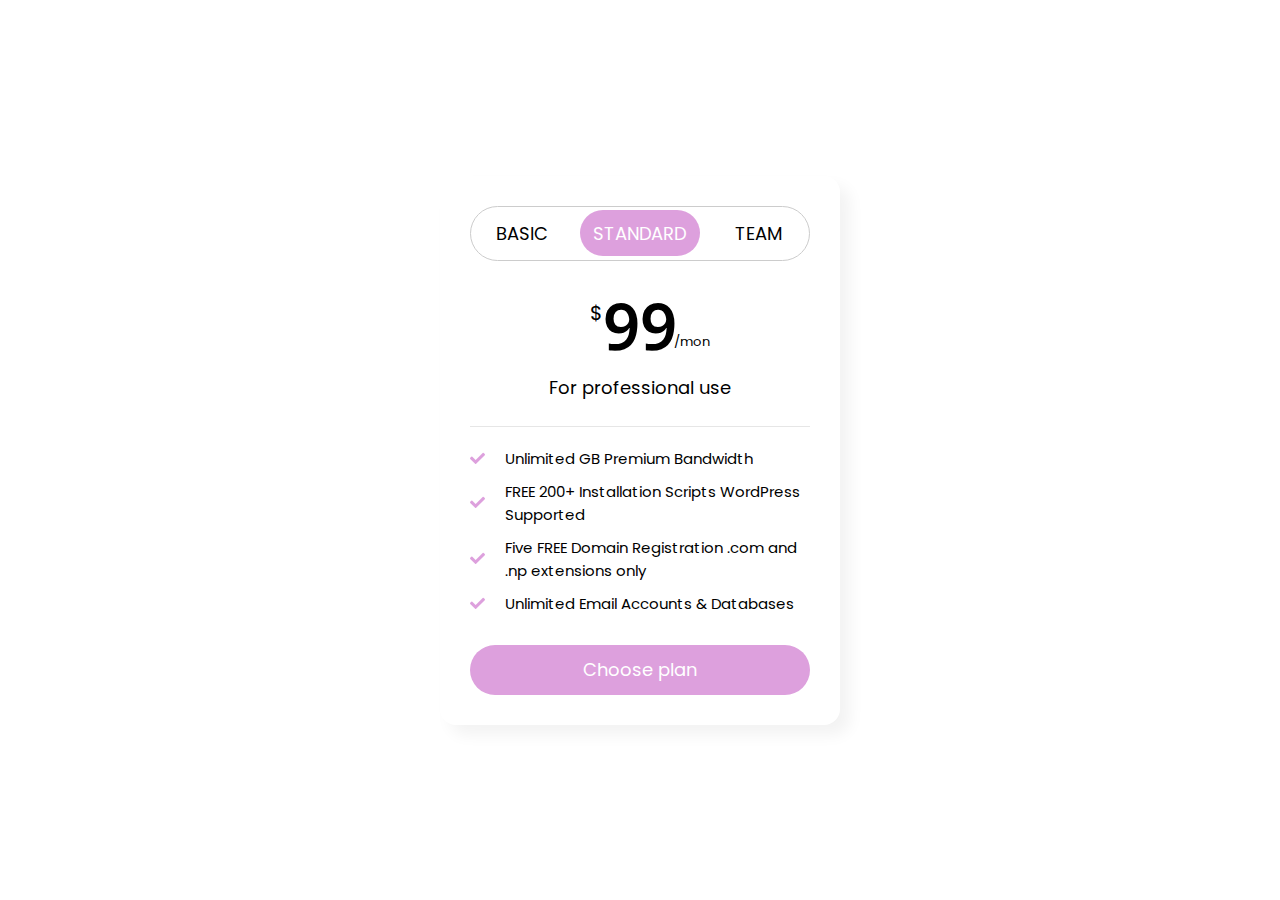
<file: html/card/index.html>
<!DOCTYPE html>

<html lang="en">
  <head>
    <meta charset="UTF-8" />
    <meta name="viewport" content="width=device-width, initial-scale=1.0" />
    <title>card</title>
    <link rel="stylesheet" href="style.css" />
    <link
      rel="stylesheet"
      href="https://cdnjs.cloudflare.com/ajax/libs/font-awesome/5.15.3/css/all.min.css"
    />
  </head>
  <body>   
    
            
    <div class="wrapper">
      <input type="radio" name="slider" id="tab-1" />
      <input type="radio" name="slider" id="tab-2" checked />
      <input type="radio" name="slider" id="tab-3" />
      <header>
        <label for="tab-1" class="tab-1">BASIC</label>
        <label for="tab-2" class="tab-2">STANDARD</label>
        <label for="tab-3" class="tab-3">TEAM</label>
        <div class="slider"></div>
      </header>
      <div class="card-area">
        <div class="cards">
          <div class="row row-1">
            <div class="price-details">
              <span class="price">19</span>
              <p>For beginner use</p>
            </div>
            <ul class="features">
              <li>
                <i class="fas fa-check"></i
                ><span>100 GB Premium Bandwidth</span>
              </li>
              <li>
                <i class="fas fa-check"></i
                ><span>FREE 50+ Installation Scripts WordPress Supported</span>
              </li>
              <li>
                <i class="fas fa-check"></i
                ><span
                  >One FREE Domain Registration .com and .np extensions
                  only</span
                >
              </li>
              <li>
                <i class="fas fa-check"></i
                ><span>Unlimited Email Accounts & Databases</span>
              </li>
            </ul>
          </div>
          <div class="row">
            <div class="price-details">
              <span class="price">99</span>
              <p>For professional use</p>
            </div>
            <ul class="features">
              <li>
                <i class="fas fa-check"></i
                ><span>Unlimited GB Premium Bandwidth</span>
              </li>
              <li>
                <i class="fas fa-check"></i
                ><span>FREE 200+ Installation Scripts WordPress Supported</span>
              </li>
              <li>
                <i class="fas fa-check"></i
                ><span
                  >Five FREE Domain Registration .com and .np extensions
                  only</span
                >
              </li>
              <li>
                <i class="fas fa-check"></i
                ><span>Unlimited Email Accounts & Databases</span>
              </li>
            </ul>
          </div>
          <div class="row">
            <div class="price-details">
              <span class="price">49</span>
              <p>For team collaboration</p>
            </div>
            <ul class="features">
              <li>
                <i class="fas fa-check"></i
                ><span>200 GB Premium Bandwidth</span>
              </li>
              <li>
                <i class="fas fa-check"></i
                ><span>FREE 100+ Installation Scripts WordPress Supported</span>
              </li>
              <li>
                <i class="fas fa-check"></i
                ><span
                  >Two FREE Domain Registration .com and .np extensions
                  only</span
                >
              </li>
              <li>
                <i class="fas fa-check"></i
                ><span>Unlimited Email Accounts & Databases</span>
              </li>
            </ul>
          </div>
        </div>
      </div>
      <button>Choose plan</button>
    </div>
  </body>
</html>
</file>
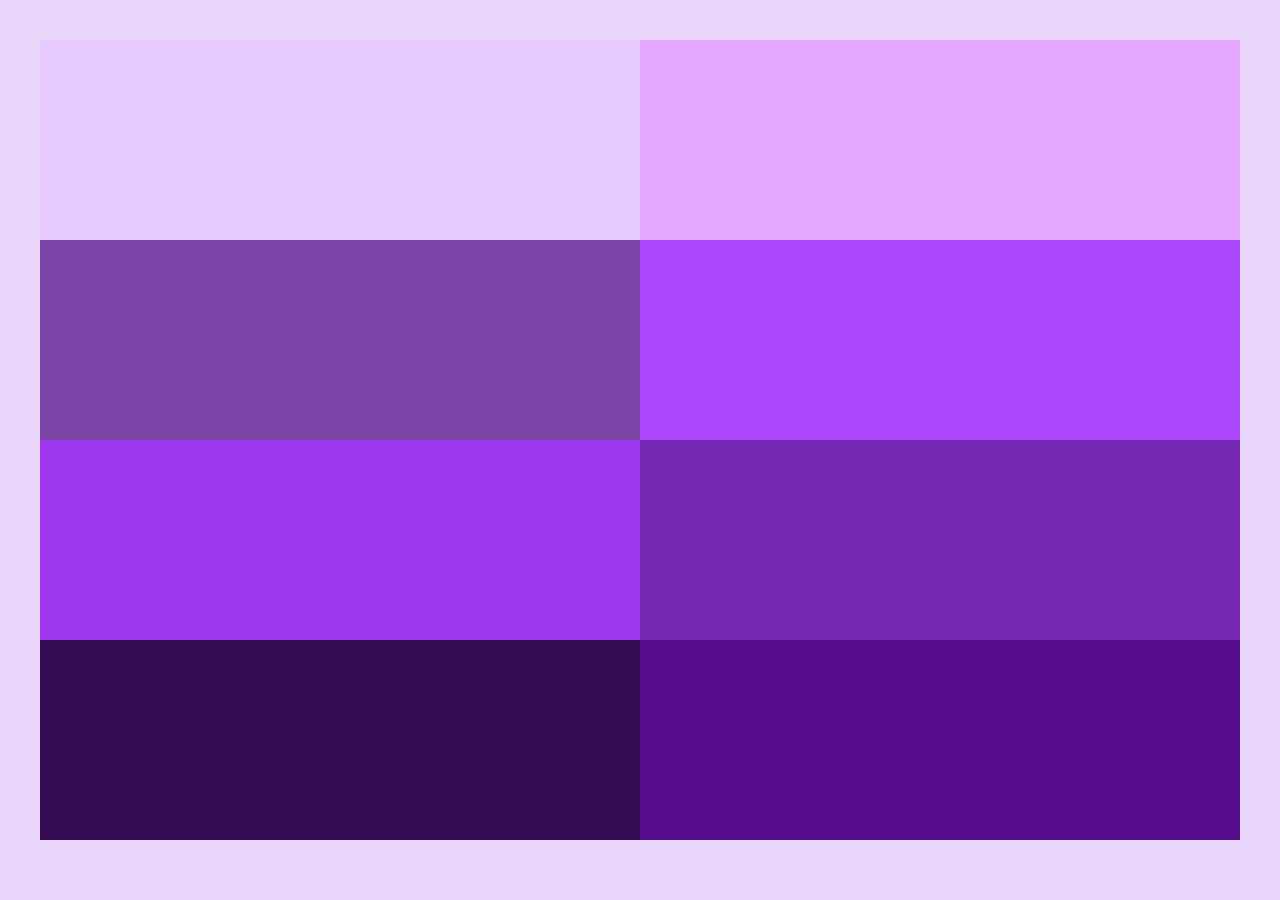
<file: html/project 1/index.html>
<!DOCTYPE html>
<html lang="en">
  <head>
    <meta charset="UTF-8" />
    <meta name="viewport" content="width=device-width, initial-scale=1.0" />
    <title>Project 1</title>
    <link rel="stylesheet" href="style.css" />
  </head>
  <body>
    <center> <section class="container">
      <section class="box_container">
        <div class="box box1"></div>
        <div class="box box2"></div>
      </section>
      <section class="box_container">
        <div class="box box3"></div>
        <div class="box box4"></div>
      </section>
      <section class="box_container">
        <div class="box box5"></div>
        <div class="box box6"></div>
      </section>
      <section class="box_container">
        <div class="box box7"></div>
        <div class="box box8"></div>
      </section>
    </section></center>
  </body>
</html>
</file>
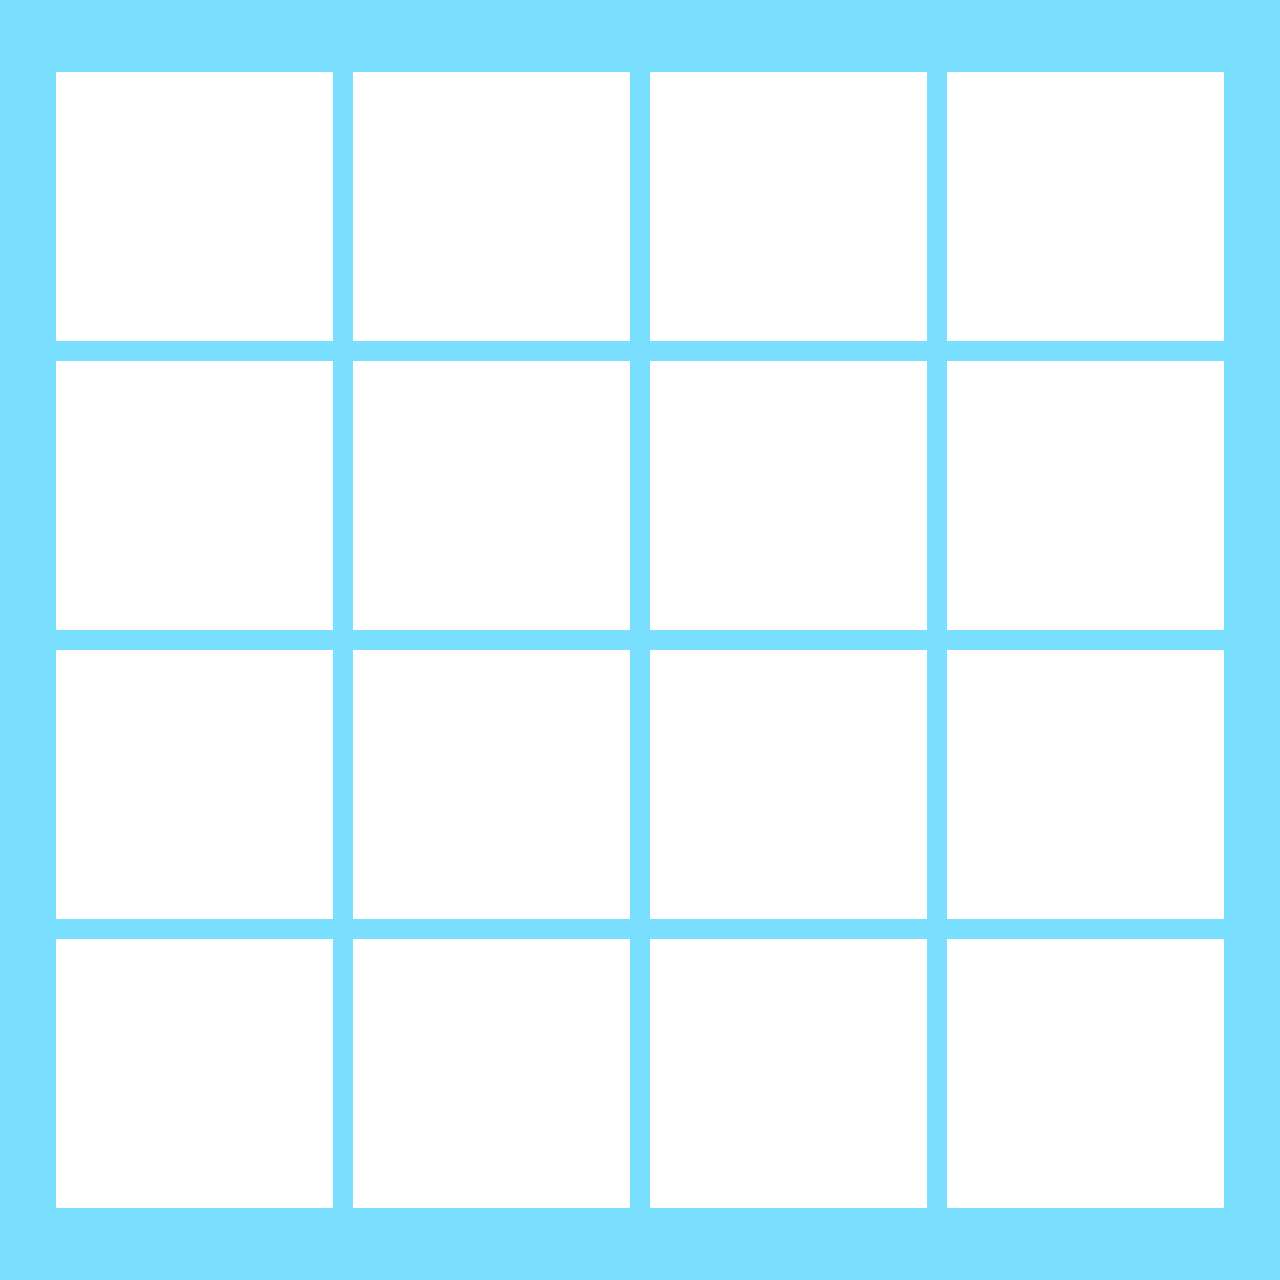
<file: html/project2/index.html>
<!DOCTYPE html>
<html lang="en">
<head>
    <meta charset="UTF-8">
    <meta name="viewport" content="width=device-width, initial-scale=1.0">
    <link rel="stylesheet" href="style.css">
    <title>project 2</title>
</head>
<body>
    <section class=" container grid">
        <div class="box"></div>
        <div class="box"></div>
        <div class="box"></div>
        <div class="box"></div>
        <div class="box"></div>
        <div class="box"></div>
        <div class="box"></div>
        <div class="box"></div>
        <div class="box"></div>
        <div class="box"></div>
        <div class="box"></div>
        <div class="box"></div>
        <div class="box"></div>
        <div class="box"></div>
        <div class="box"></div>
        <div class="box"></div>
    </section>
</body>
</html>
</file>
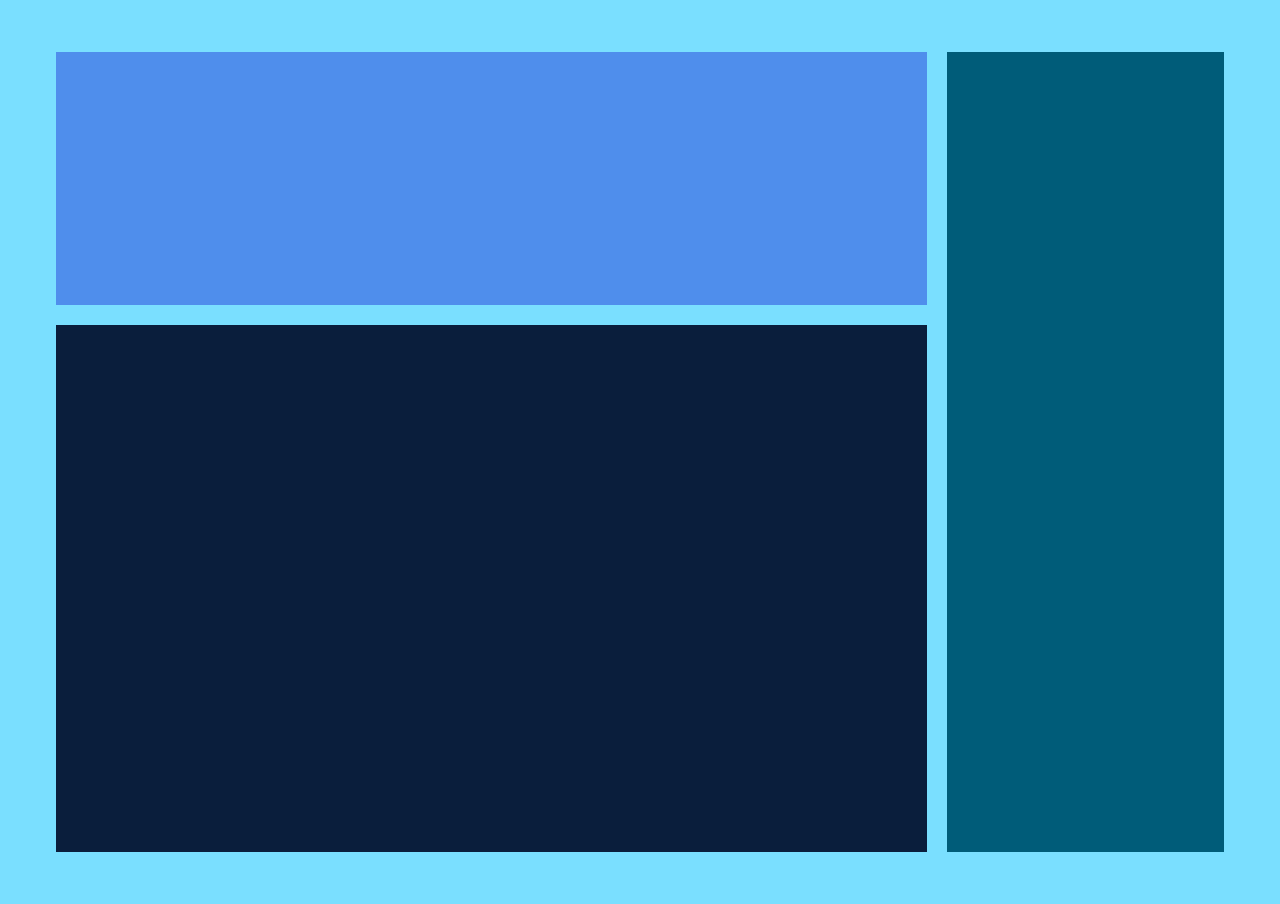
<file: html/project3/index.html>
<!DOCTYPE html>
<html lang="en">
<head>
    <meta charset="UTF-8">
    <meta name="viewport" content="width=device-width, initial-scale=1.0">
    <link rel="stylesheet" href="style.css">
    <title>project3</title>
</head>
<body>  
    <section class="container grid">
      <div class="box1"></div>
      <div class="box2"></div>
      <div class="box3"></div>
    </section>
</body>
</html>
</file>
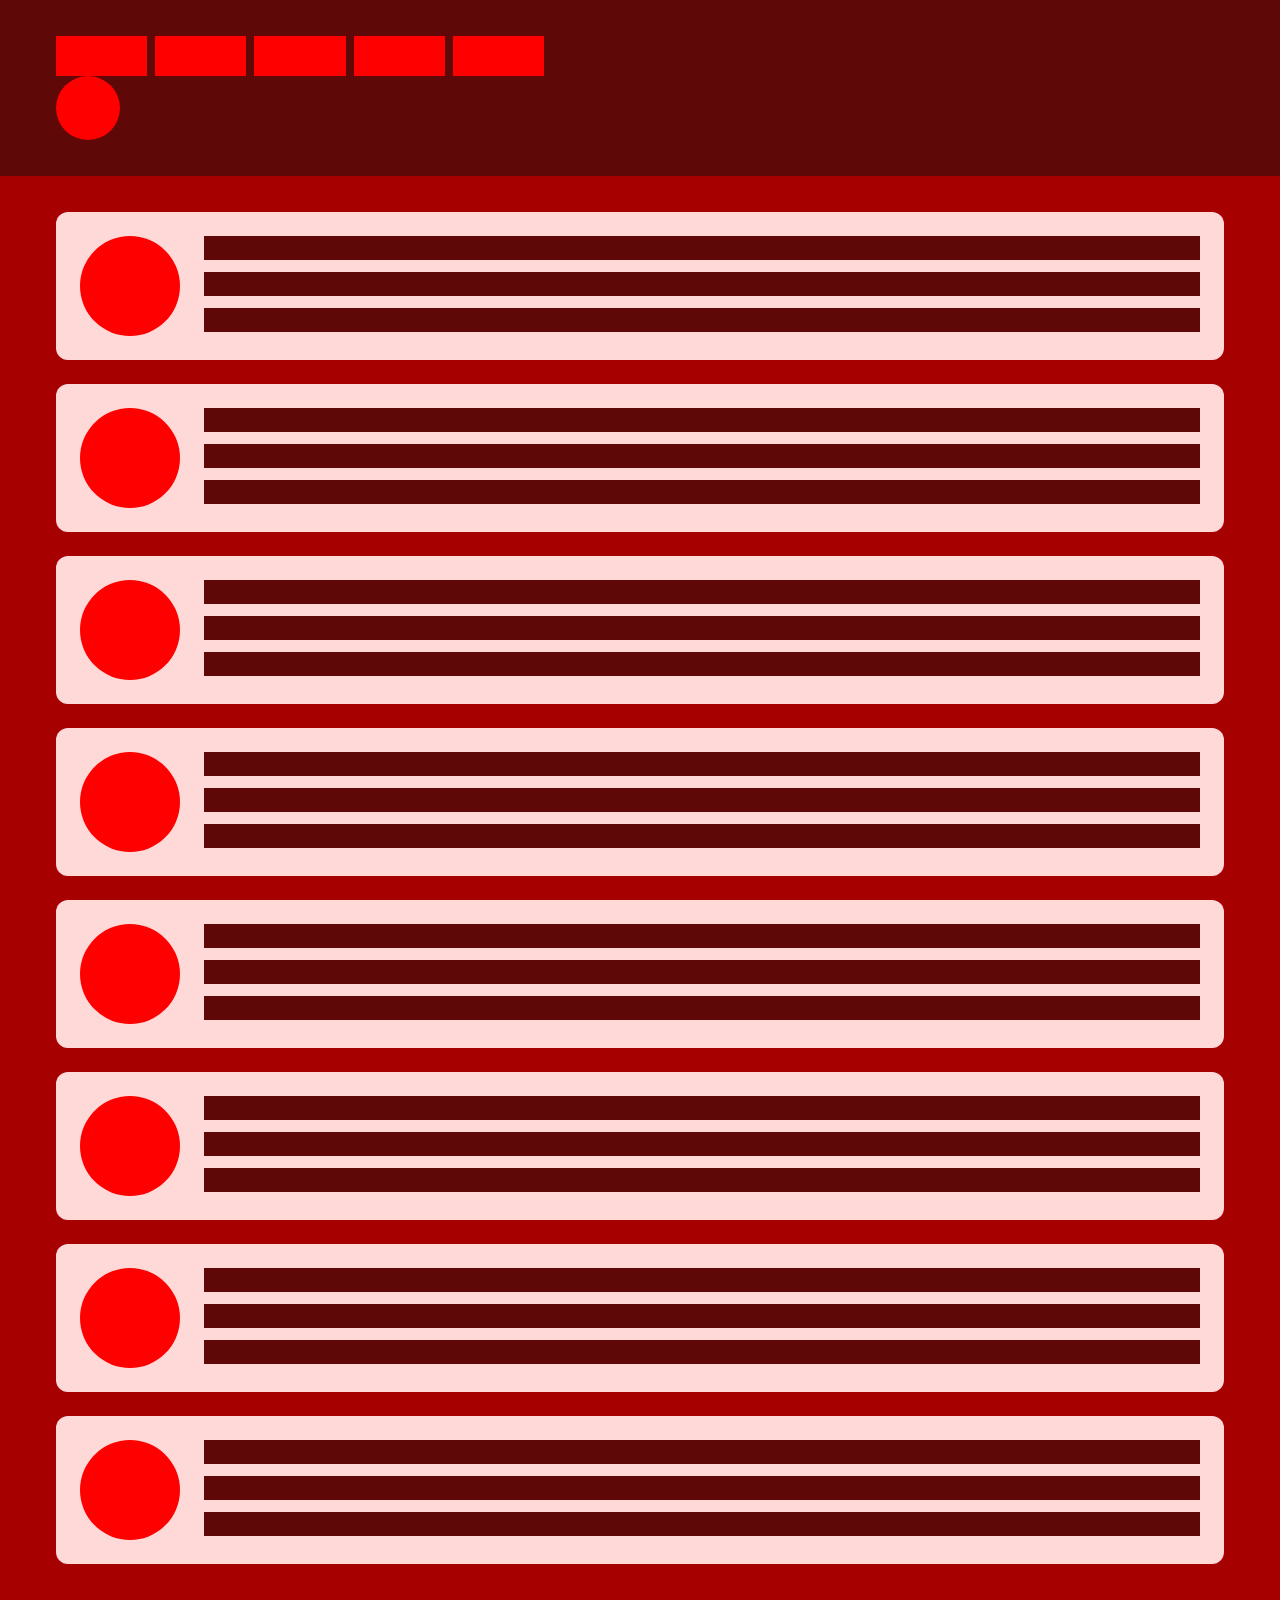
<file: html/project4/index.html>
<!DOCTYPE html>
<html lang="en">
<head>
    <meta charset="UTF-8">
    <meta name="viewport" content="width=device-width, initial-scale=1.0">
    <link rel="stylesheet" href="style.css">
    <title>project4</title>
</head>
<body>
        <nav>
            <section class="container grid ">
            <div class="left_nav">
                <div class="link"></div>
                <div class="link"></div>
                <div class="link"></div>
                <div class="link"></div>
                <div class="link"></div>
            </div>
            <div class="avatar"></div>
        </section>
        </nav>
         <main class="container">
            <div class="card">
                <div>
                    <div class="circle"></div>
                </div>
                <div class="line_container">
                    <div class="line"></div>
                    <div class="line"></div>
                    <div class="line"></div>
                </div>
            </div>
            <div class="card">
                <div>
                    <div class="circle"></div>
                </div>
                <div class="line_container">
                    <div class="line"></div>
                    <div class="line"></div>
                    <div class="line"></div>
                </div>
            </div>
            <div class="card">
                <div>
                    <div class="circle"></div>
                </div>
                <div class="line_container">
                    <div class="line"></div>
                    <div class="line"></div>
                    <div class="line"></div>
                </div>
            </div>
            <div class="card">
                <div>
                    <div class="circle"></div>
                </div>
                <div class="line_container">
                    <div class="line"></div>
                    <div class="line"></div>
                    <div class="line"></div>
                </div>
            </div>
            <div class="card">
                <div>
                    <div class="circle"></div>
                </div>
                <div class="line_container">
                    <div class="line"></div>
                    <div class="line"></div>
                    <div class="line"></div>
                </div>
            </div>
            <div class="card">
                <div>
                    <div class="circle"></div>
                </div>
                <div class="line_container">
                    <div class="line"></div>
                    <div class="line"></div>
                    <div class="line"></div>
                </div>
            </div>
            <div class="card">
                <div>
                    <div class="circle"></div>
                </div>
                <div class="line_container">
                    <div class="line"></div>
                    <div class="line"></div>
                    <div class="line"></div>
                </div>
            </div>
            <div class="card">
                <div>
                    <div class="circle"></div>
                </div>
                <div class="line_container">
                    <div class="line"></div>
                    <div class="line"></div>
                    <div class="line"></div>
                </div>
            </div>
         </main>
</body>
</html>
</file>
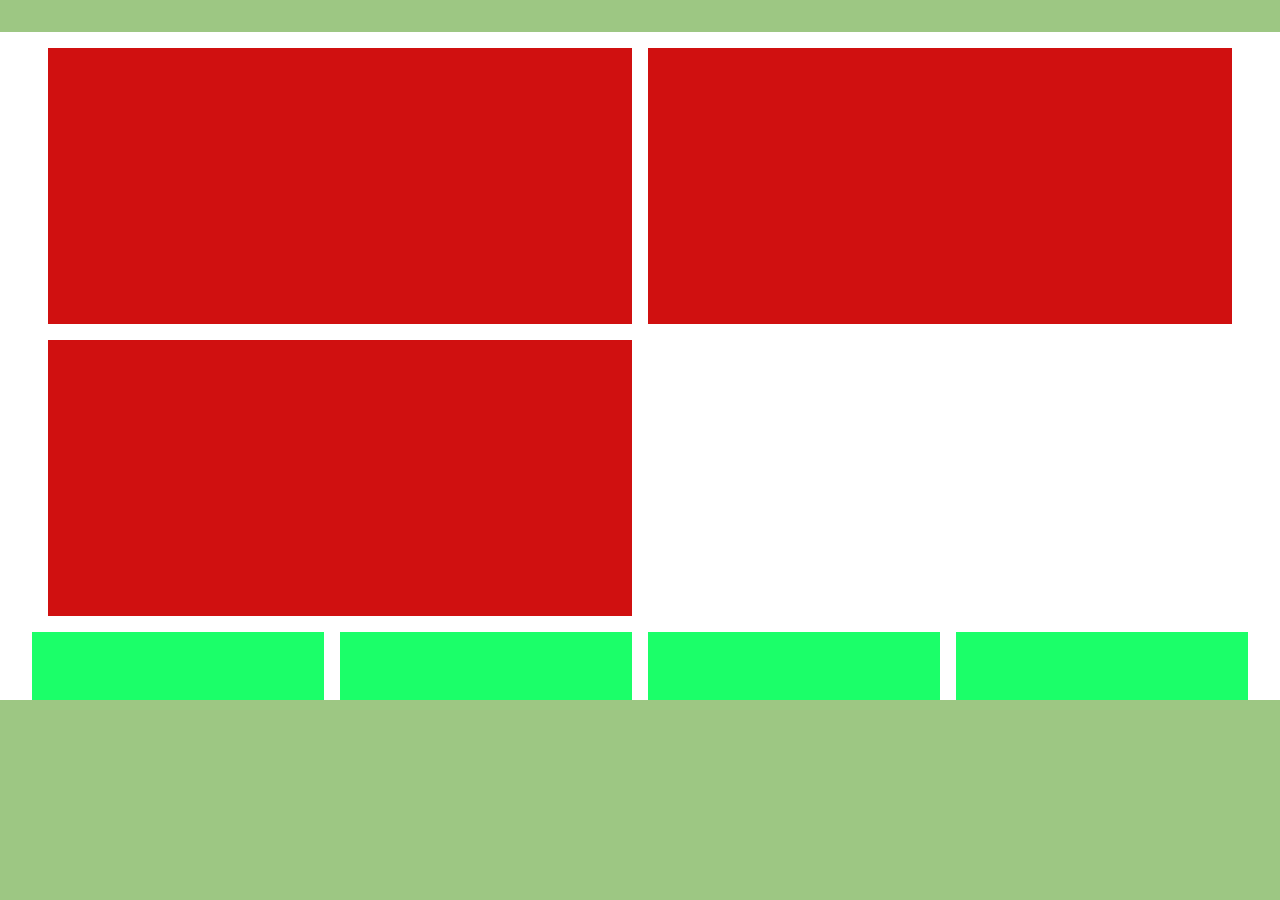
<file: html/project5/index.html>
<!DOCTYPE html>
<html lang="en">
<head>
    <meta charset="UTF-8">
    <meta name="viewport" content="width=device-width, initial-scale=1.0">
    <link rel="stylesheet" href="style.css">
    <title>Document</title>
</head>
<body>
    <div class="layout_main_spacing">
        <section class="container top_container">
            <div class="red_box"></div>
            <div class="red_box"></div>
            <div class="red_box"></div>
        </section>
        <section class="container botton_container">
            <div class="dark_green_box"></div>
            <div class="green_grid">
                <div class="light_green_box"></div>
                <div class="light_green_box"></div>
                <div class="light_green_box"></div>
                <div class="light_green_box"></div>
            </div>
        </section>
    </div>
</body>
</html>
</file>
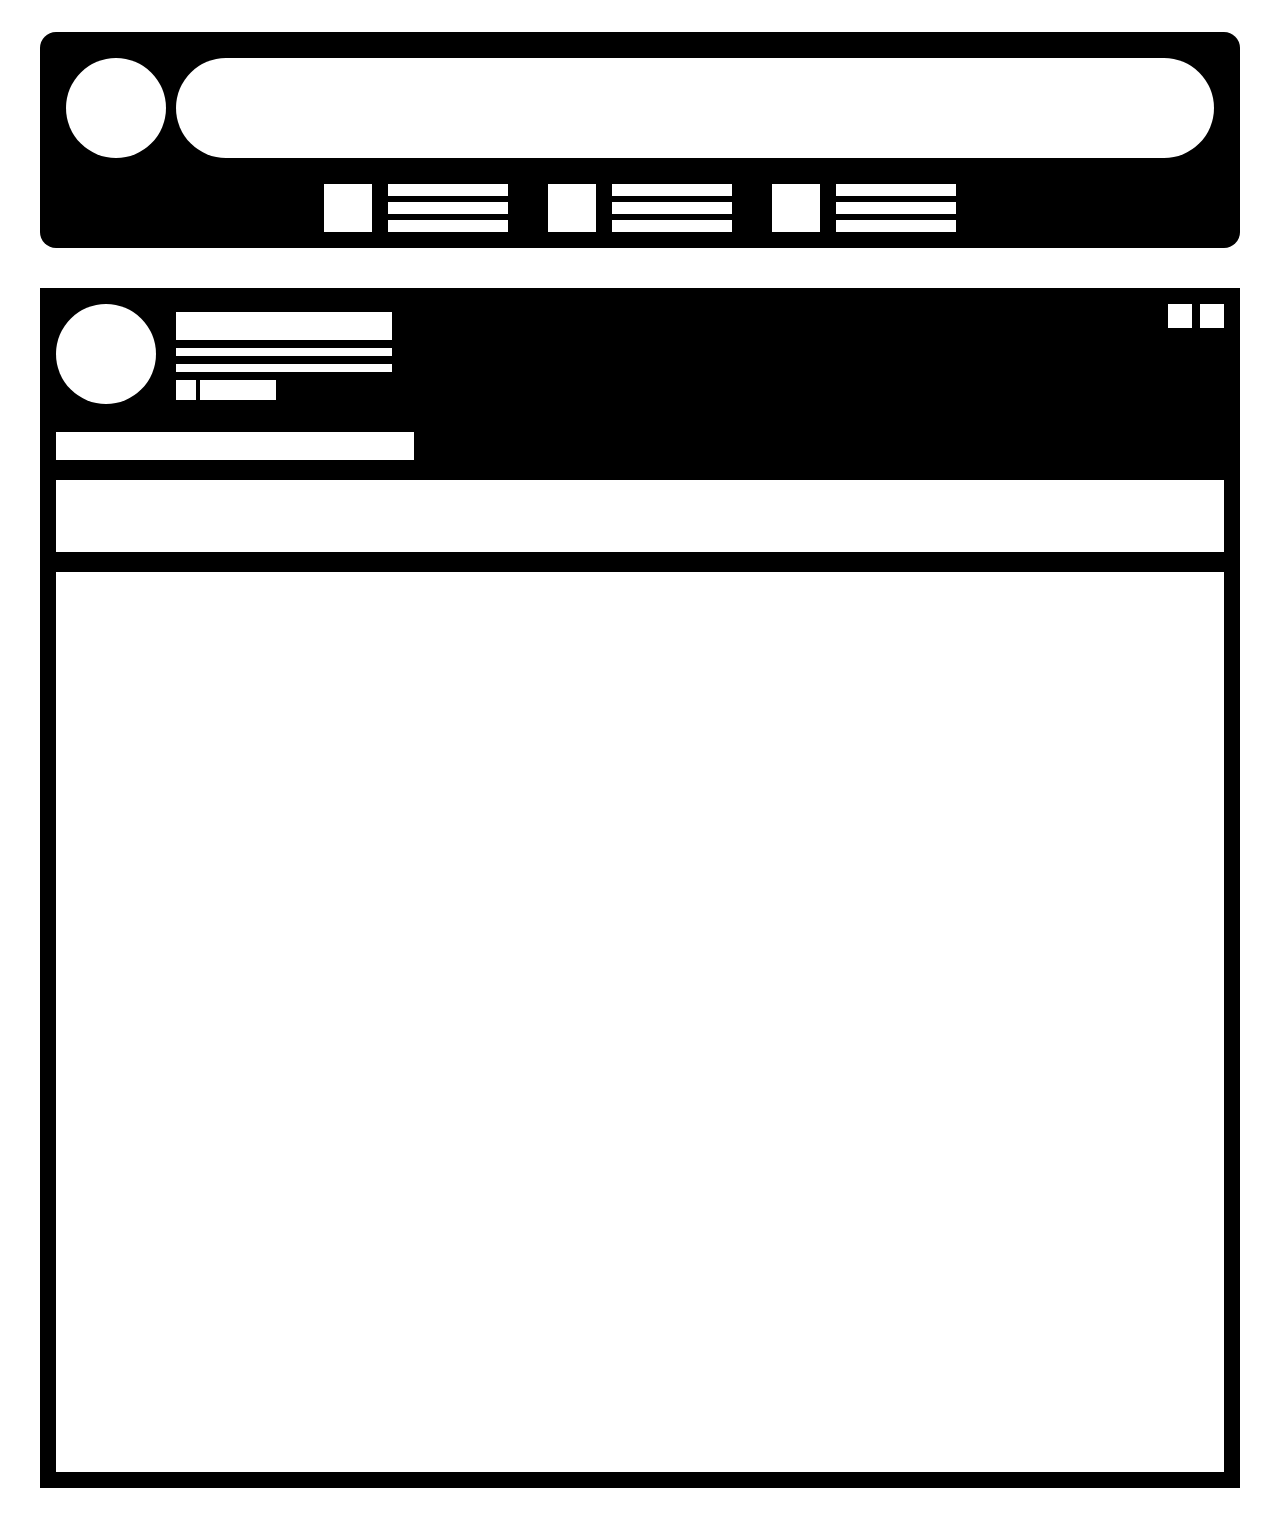
<file: html/project6/index.html>
<!DOCTYPE html>
<html lang="en">
  <head>
    <meta charset="UTF-8" />
    <meta name="viewport" content="width=device-width, initial-scale=1.0" />
    <title>Project 6</title>
    <link rel="stylesheet" href="style.css" />
  </head>
  <body>
    <div class="spacing">
      <div class="container">
        <section class="top_section">
          <div class="circle_input_section">
            <div class="avatar"></div>
            <div class="input"></div>
          </div>
          <div class="tag_info_section">
            <div class="tag_info">
              <div class="square"></div>
              <div class="line_container">
                <div class="line"></div>
                <div class="line"></div>
                <div class="line"></div>
              </div>
            </div>
            <div class="tag_info">
              <div class="square"></div>
              <div class="line_container">
                <div class="line"></div>
                <div class="line"></div>
                <div class="line"></div>
              </div>
            </div>
            <div class="tag_info">
              <div class="square"></div>
              <div class="line_container">
                <div class="line"></div>
                <div class="line"></div>
                <div class="line"></div>
              </div>
            </div>
          </div>
        </section>

        <section class="bottom_container">
          <div class="user_info_container">
            <div class="user_info">
              <div class="avatar"></div>
              <div class="details">
                <div class="rect"></div>
                <div class="line"></div>
                <div class="line"></div>

                <div class="more_details">
                  <div class="box1"></div>
                  <div class="box2"></div>
                </div>
              </div>
            </div>
            <div class="controls">
              <div class="control"></div>
              <div class="control"></div>
            </div>
          </div>
          <div class="content_container">
            <div class="bar1"></div>
            <div class="bar2"></div>
            <div class="content"></div>
          </div>
        </section>
      </div>
    </div>
  </body>
</html>
</file>
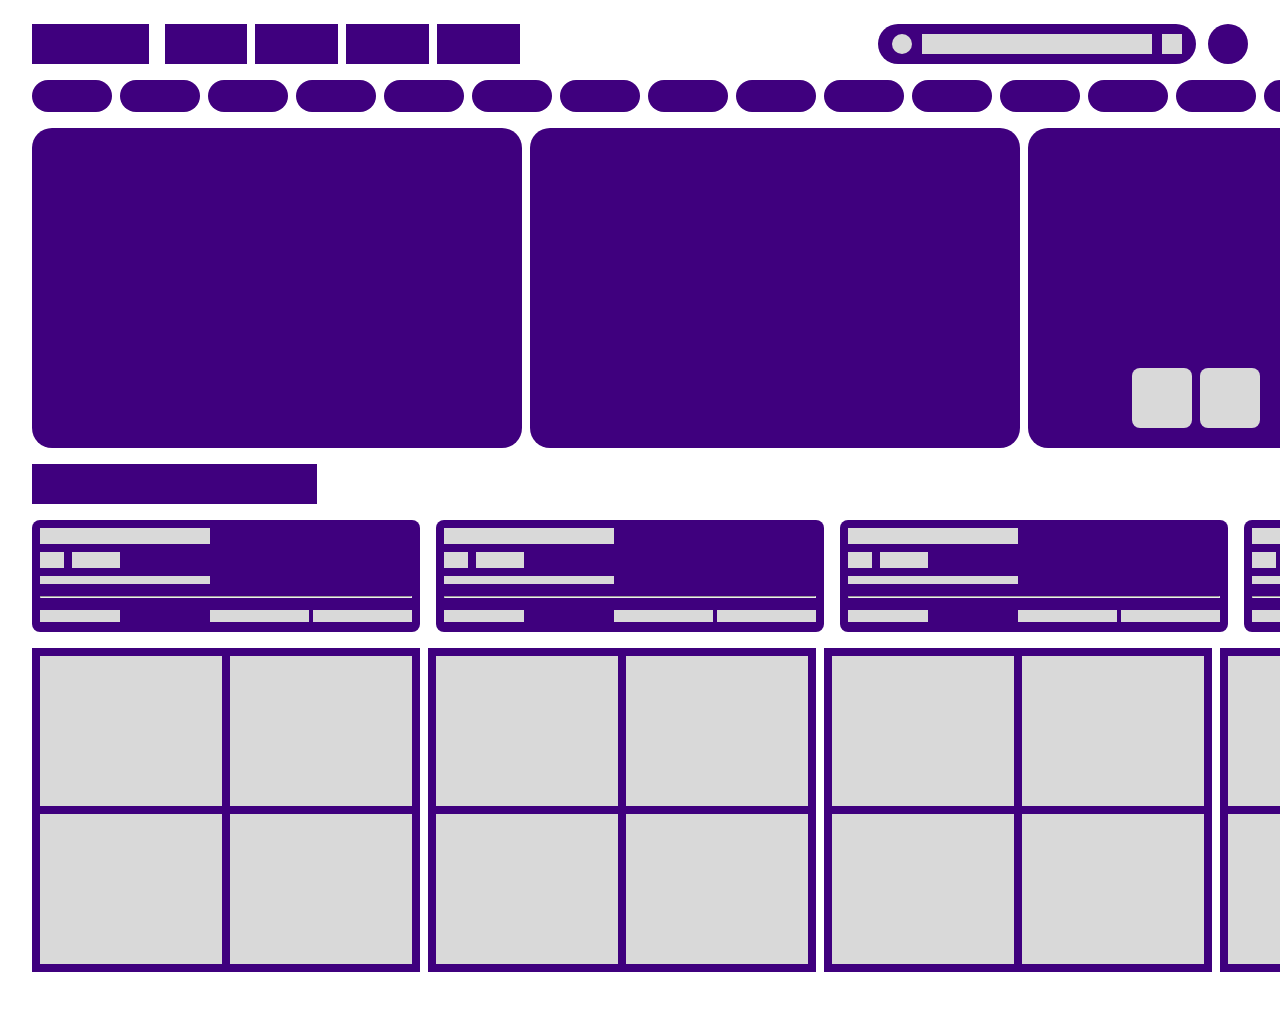
<file: html/project7/index.html>
<!DOCTYPE html>
<html lang="en">
  <head>
    <meta charset="UTF-8" />
    <meta name="viewport" content="width=device-width, initial-scale=1.0" />
    <title>Project 7</title>
    <link rel="stylesheet" href="style.css" />
  </head>
  <body>
    <div class="container">
      <nav>
        <div class="links">
          <div class="logo"></div>
          <div class="link">
            <a href="#"></a>
            <a href="#"></a>
            <a href="#"></a>
            <a href="#"></a>
          </div>
        </div>

        <div class="search-avatar">
          <div class="search">
            <div class="circle"></div>
            <div class="rectangle"></div>
            <div class="square"></div>
          </div>
          <div class="avatar"></div>
        </div>
      </nav>
      <div class="tags hide_scrollbar">
        <span></span>
        <span></span>
        <span></span>
        <span></span>
        <span></span>
        <span></span>
        <span></span>
        <span></span>
        <span></span>
        <span></span>
        <span></span>
        <span></span>
        <span></span>
        <span></span>
        <span></span>
        <span></span>
        <span></span>
      </div>

      <div class="button_relative">
        <div class="ads hide_scrollbar">
          <span></span>
          <span></span>
          <span></span>
          <span></span>
          <span></span>
          <span></span>

          <div class="slide_button">
            <div class="prev"></div>
            <div class="next"></div>
          </div>
        </div>
      </div>

      <div class="bar"></div>

      <div class="cards hide_scrollbar">
        <div class="card">
          <section>
            <div class="line1"></div>
            <div class="box_container">
              <div class="box1"></div>
              <div class="box2"></div>
            </div>
            <div class="line2"></div>
          </section>
          <hr />
          <div class="card_bottom">
            <span></span>
            <div class="left">
              <span></span>
              <span></span>
            </div>
          </div>
        </div>
        <div class="card">
          <section>
            <div class="line1"></div>
            <div class="box_container">
              <div class="box1"></div>
              <div class="box2"></div>
            </div>
            <div class="line2"></div>
          </section>
          <hr />
          <div class="card_bottom">
            <span></span>
            <div class="left">
              <span></span>
              <span></span>
            </div>
          </div>
        </div>
        <div class="card">
          <section>
            <div class="line1"></div>
            <div class="box_container">
              <div class="box1"></div>
              <div class="box2"></div>
            </div>
            <div class="line2"></div>
          </section>
          <hr />
          <div class="card_bottom">
            <span></span>
            <div class="left">
              <span></span>
              <span></span>
            </div>
          </div>
        </div>
        <div class="card">
          <section>
            <div class="line1"></div>
            <div class="box_container">
              <div class="box1"></div>
              <div class="box2"></div>
            </div>
            <div class="line2"></div>
          </section>
          <hr />
          <div class="card_bottom">
            <span></span>
            <div class="left">
              <span></span>
              <span></span>
            </div>
          </div>
        </div>
        <div class="card">
          <section>
            <div class="line1"></div>
            <div class="box_container">
              <div class="box1"></div>
              <div class="box2"></div>
            </div>
            <div class="line2"></div>
          </section>
          <hr />
          <div class="card_bottom">
            <span></span>
            <div class="left">
              <span></span>
              <span></span>
            </div>
          </div>
        </div>
        <div class="card">
          <section>
            <div class="line1"></div>
            <div class="box_container">
              <div class="box1"></div>
              <div class="box2"></div>
            </div>
            <div class="line2"></div>
          </section>
          <hr />
          <div class="card_bottom">
            <span></span>
            <div class="left">
              <span></span>
              <span></span>
            </div>
          </div>
        </div>
        <div class="card">
          <section>
            <div class="line1"></div>
            <div class="box_container">
              <div class="box1"></div>
              <div class="box2"></div>
            </div>
            <div class="line2"></div>
          </section>
          <hr />
          <div class="card_bottom">
            <span></span>
            <div class="left">
              <span></span>
              <span></span>
            </div>
          </div>
        </div>
        <div class="card">
          <section>
            <div class="line1"></div>
            <div class="box_container">
              <div class="box1"></div>
              <div class="box2"></div>
            </div>
            <div class="line2"></div>
          </section>
          <hr />
          <div class="card_bottom">
            <span></span>
            <div class="left">
              <span></span>
              <span></span>
            </div>
          </div>
        </div>
        <div class="card">
          <section>
            <div class="line1"></div>
            <div class="box_container">
              <div class="box1"></div>
              <div class="box2"></div>
            </div>
            <div class="line2"></div>
          </section>
          <hr />
          <div class="card_bottom">
            <span></span>
            <div class="left">
              <span></span>
              <span></span>
            </div>
          </div>
        </div>
      </div>

      <section class="grid-boxes hide_scrollbar">
        <div class="grid-box">
          <span></span>
          <span></span>
          <span></span>
          <span></span>
        </div>
        <div class="grid-box">
          <span></span>
          <span></span>
          <span></span>
          <span></span>
        </div>
        <div class="grid-box">
          <span></span>
          <span></span>
          <span></span>
          <span></span>
        </div>
        <div class="grid-box">
          <span></span>
          <span></span>
          <span></span>
          <span></span>
        </div>
        <div class="grid-box">
          <span></span>
          <span></span>
          <span></span>
          <span></span>
        </div>
        <div class="grid-box">
          <span></span>
          <span></span>
          <span></span>
          <span></span>
        </div>
        <div class="grid-box">
          <span></span>
          <span></span>
          <span></span>
          <span></span>
        </div>
      </section>
      <div class="bottom_space"></div>
    </div>
  </body>
</html>
</file>
<file: html/card/style.css>
@import url('https://fonts.googleapis.com/css2?family=Noto+Sans:wght@700&family=Poppins:wght@400;500;600&display=swap');
*{
  margin: 0;
  padding: 0;
  box-sizing: border-box;
  font-family: "Poppins", sans-serif;
}

body{
  display: flex;
  align-items: center;
  justify-content: center;
  min-height: 100vh;
  background-image: url(https://i.pinimg.com/736x/12/19/91/121991a40151cf3ad47ae68d0eae3cf9.jpg);
  background-position: center;
  background-repeat: no-repeat;
  background-size: cover;
}

.wrapper{
  width: 400px;
  background: #fff;
  border-radius: 16px;
  padding: 30px;
  box-shadow: 10px 10px 15px rgba(0,0,0,0.05);
}

.wrapper header{
  height: 55px;
  display: flex;
  align-items: center;
  border: 1px solid #ccc;
  border-radius: 30px;
  position: relative;
}

header label{
  height: 100%;
  z-index: 2;
  width: 30%;
  display: flex;
  cursor: pointer;
  font-size: 18px;
  position: relative;
  align-items: center;
  justify-content: center;
  transition: color 0.3s ease;
}

#tab-1:checked ~ header .tab-1,
#tab-2:checked ~ header .tab-2,
#tab-3:checked ~ header .tab-3{
  color: #fff;
}

header label:nth-child(2){
  width: 40%;
}

header .slider{
  position: absolute;
  height: 85%;
  border-radius: inherit;
  background-color: plum;
  transition: all 0.3s ease;
}

#tab-1:checked ~ header .slider{
  left: 0%;
  width: 90px;
  transform: translateX(5%);
}

#tab-2:checked ~ header .slider{
  left: 50%;
  width: 120px;
  transform: translateX(-50%);
}

#tab-3:checked ~ header .slider{
  left: 100%;
  width: 95px;
  transform: translateX(-105%);
}

.wrapper input[type="radio"]{
  display: none;
}

.card-area{
  overflow: hidden;
}

.card-area .cards{
  display: flex;
  width: 300%;
}

.cards .row{
  width: 33.4%;
}

.cards .row-1{
  transition: all 0.3s ease;
}

#tab-1:checked ~ .card-area .cards .row-1{
   margin-left: 0%;
}

#tab-2:checked ~ .card-area .cards .row-1{
  margin-left: -33.4%;
}

#tab-3:checked ~ .card-area .cards .row-1{
   margin-left: -66.8%;
}

.row .price-details{
  margin: 20px 0;
  text-align: center;
  padding-bottom: 25px;
  border-bottom: 1px solid #e6e6e6;
}

.price-details .price{
  font-size: 65px;
  font-weight: 600;
  position: relative;
  font-family: 'Noto Sans', sans-serif;
}

.price-details .price::before,
.price-details .price::after{
  position: absolute;
  font-weight: 400;
  font-family: "Poppins", sans-serif;
}

.price-details .price::before{
  content: "$";
  left: -13px;
  top: 17px;
  font-size: 20px;
}

.price-details .price::after{
  content: "/mon";
  right: -33px;
  bottom: 17px;
  font-size: 13px;
}

.price-details p{
  font-size: 18px;
  margin-top: 5px;
}

.row .features li{
  display: flex;
  font-size: 15px;
  list-style: none;
  margin-bottom: 10px;
  align-items: center;
}

.features li i{
  background-color: plum;
  background-clip: text;
 -webkit-background-clip: text;
 -webkit-text-fill-color: transparent;
}

.features li span{
  margin-left: 20px;
}

.wrapper button{
  width: 100%;
  border-radius: 25px;
  border: none;
  outline: none;
  height: 50px;
  font-size: 18px;
  color: #fff;
  cursor: pointer;
  margin-top: 20px;
 background-color: plum;
  transition: transform 0.3s ease;
}
 
.wrapper button:hover{
  transform: scale(0.98);
}
.file:nth-child(5){
  
}
</file>
<file: html/project 1/style.css>
*{
    margin: 0;
    padding: 0;
    box-sizing: border-box;
}
 body{
    background-color: #ebd6fb;
 }

 .container{
    max-width: 1200px;
    height: 800px;
    background-color: black;
    margin: 80px 60px;
    margin-right: 100px;
 }

 .box{
    width: 100%;
    height: 200px;
 }

 .box_container{
    display: flex;
 }

 .box1{
    background-color: #e7caff;
 }
 .box2{
    background-color: #e3a7ff;
 }

 .box3{
    background-color: #7e45a8;
 }

 .box4{
 background-color: #ab47fb;
 }

 .box5{
    background-color:#9e38ef ;
 }

 .box6{
    background-color:#7629b2 ;
 }

 .box7{
    background-color: #340c53;
 }

 .box8{
    background-color:#560e8d ;
 }

 @media screen and (width > 1200px){
   .container{
      margin: 80px auto;
   }
 }

 @media screen and ( width < 1200px) ,(width > 450px){
   .container{
      margin: 40px 24px ;
   }
 }

 @media screen and (width < 450){
   .container{
      margin: 24px 16px ;
   }
 }
</file>
<file: html/project2/style.css>
* {
  margin: 0;
  padding: 0;
  box-sizing: border-box;
}

body{
    background-color: #7adfff;
}

.container{
    max-width: 1200px;
    min-height: 800px;
    margin: 77px auto;
    padding: 0 16px;
}

.box{
    background-color: white;
    width: 100%;
    height: 269px;
}

.grid{
    display: grid;
    grid-template-columns: repeat(4 , 1fr);
    gap: 20px;
}

@media screen and (width > 1200px){
    .grid{
        grid-template-columns: repeat(4, 1fr);
    }
    .container{
        margin: 72px auto;
    }
}

@media screen and (width < 1200px) and (width > 450px) {
    .grid{
        grid-template-columns: repeat(2, 1fr);
    }

    .container{
        margin: 48px auto;
    }
}

@media screen and (width < 450px){
    .grid{
        grid-template-columns: repeat(1, 1fr);
    }
    .container{
        margin: 16px auto;
    }
}
</file>
<file: html/project3/style.css>
* {
  margin: 0;
  padding: 0;
  box-sizing: border-box;
}
body {
  background-color: #7adfff;
}

.container {
  max-width: 1200px;
  min-height: 800px;
  margin: 52px auto;
  padding: 0 16px;
}

.grid {
  display: grid;
  gap: 20px;
  grid-template-areas:
    "box1 box1 box1 box3"
    "box2 box2 box2 box3"
    "box2 box2 box2 box3";
}
.box1 {
  grid-area: box1;
  background: #4f8eec;
}
.box2 {
  grid-area: box2;
  background: #0a1e3c;
}
.box3 {
  grid-area: box3;
  background: #005c79;
}

@media screen and (width > 1200px) {
}

@media screen and (width < 1200px) and (width > 450px) {
  .grid {
    gap: 16px;
  }
}

@media screen and (width < 450px) {
  .container {
    margin: 24px auto;
  }
  .grid {
    gap: 16px;
    grid-template-areas:
      "box1"
      "box1"
      "box2"
      "box2"
      "box2"
      "box2"
      "box3"
      "box3"
      "box3";
  }
}
</file>
<file: html/project4/style.css>
:root {
  --body: #a70000;
  --brown: #5e0808;
  --red: #ff0000;
  --card: #ffd8d8;
}

* {
  margin: 0;
  padding: 0;
  box-sizing: border-box;
}
body {
  background-color: var(--body);
}
.container {
  max-width: 1200px;
  margin: 0 auto;
  padding: 36px 16px;
}

nav {
  background-color: var(--brown);
}

.navigation {
  display: flex;
  height: 100%;
  align-items: center;
  justify-content: space-between;
  min-height: 93px;
}
.left_nav {
  display: flex;
  max-width: 488px;
  height: 100%;
  width: 100%;
  gap: 8px;
  align-items: center;
}

.logo {
  background: var(--red);
  height: 40px;
  min-width: 160px;
}
.link {
  background: var(--red);
  height: 40px;
  width: 100%;
}

.avatar {
  background: var(--red);
  height: 64px;
  width: 64px;
  border-radius: 100%;
}

main {
  padding-top: 36px;
  display: flex;
  flex-direction: column;
  gap: 24px;
}
/* Card Styling  */

.card {
  background-color: var(--card);
  padding: 24px;
  border-radius: 12px;
  display: flex;
  gap: 24px;
}

.circle {
  background-color: var(--red);
  border-radius: 100%;
  height: 100px;
  width: 100px;
}

.line {
  height: 24px;
  width: 100%;
  background-color: var(--brown);
}

.line_container {
  display: flex;
  flex-direction: column;
  gap: 12px;
  width: 100%;
}

@media screen and (width > 1200px) {
}

@media screen and (width < 1200px) and (width > 450px) {
}

@media screen and (width < 600px) {
  .logo {
    background: var(--red);
    height: 40px;
    min-width: 70px;
  }
  .avatar {
    height: 48px;
    width: 48px;
  }
  .left_nav {
    max-width: 266px;
  }
}
</file>
<file: html/project5/style.css>
:root {
  --bg: #9dc783;
  --container: #fff;
  --red: #d01010;
  --dark_green: #0aae42;
  --light_green: #1bff69;

  --spacing: 16px;
}

*{
    margin: 0;
    padding: 0;
    box-sizing: border-box;
}

body{
    background-color: var(--bg);
}

.layout_main_spacing{
    padding: 16px;
    margin: 0 auto;
    background-color: var(--container);
}

.top_container{
    min-height: 600px;
    margin-top: 32px;
    display: grid;
    grid-template-columns: repeat(2, 1fr);
    gap: var(--spacing);
    padding: var(--spacing);
}

.red_box{
    background-color: var(--red);
    width: 100%;
    height: 100%;
    min-height: 274px;
}

.bottom_container{
    margin-top: 24px ;
    min-height: 350px;
    display: flex;
    flex-direction: column;
    padding: var(--spacing);
    gap: var(--spacing);
}

.dark_green_box{
    background:var(--dark_green);
    width: 100%;
    height: 100%;
    flex-grow: 1;
}

.green_grid{
    height: 68px;
    display: grid;
    gap: var(--spacing);
    grid-template-columns: repeat(4, 1fr);
}

.light_green_box {
  background: var(--light_green);
  width: 100%;
  height: 100%;
}

@media screen and (width > 1200px){
    .layout_main_spacing{
        padding: 0 32px;
    }
}

@media screen and (width < 1200px) and (width > 450px){
    .layout_main_spacing{
        padding: 0 64px;
    }
    .top_container{
        margin-top: 20px;
    }
    .green_grid{
        height: 97px;
        grid-template-columns: repeat(2, 1fr);
    }
    .bottom_container{
        height: 470px;
    }
}

@media screen and (width < 450px){
       :root {
    --spacing: 12px;
  } 

   .layout_main_spacing {
    padding: 0 16px;
  } 
  .top_container {
    margin-top: 16px;
  }
  .green_grid {
    height: 204px;
    grid-template-columns: 1fr;
  }
  .top_container {
    grid-template-columns: 1fr;
  }

  .bottom_container {
    height: 564px;
  }
}
</file>
<file: html/project6/style.css>
:root {
  --primary: white;
  --secondary: black;
}

* {
  margin: 0;
  padding: 0;
  box-sizing: border-box;
}
body {
  background-color: var(--primary);
}

.container {
  max-width: 1200px;
  margin: 32px auto;
}

.top_section {
  background-color: var(--secondary);
  width: 100%;
  min-height: 216px;
  border-radius: 16px;
  display: flex;
  flex-direction: column;
  padding: 16px;
  gap: 16px;
}

.avatar {
  border-radius: 100%;
  height: 100px;
  background: var(--primary);
  width: 100px;
  flex-shrink: 0;
}

.circle_input_section {
  display: flex;
  height: 120px;
  gap: 10px;
  align-items: center;
  padding: 10px;

 

  .input {
    border-radius: 64px;
    height: 100px;
    background: var(--primary);
    width: 100%;
  }
}

.tag_info_section {
  min-height: 48px;
  display: flex;
  gap: 40px;
  justify-content: center;

  .tag_info {
    display: flex;
    gap: 16px;
    width: 184px;

    .square {
      height: 48px;
      width: 48px;
      background: var(--primary);
      flex-shrink: 0;
    }

    .line_container {
      display: flex;
      flex-direction: column;
      width: 100%;
      gap: 6px;

      .line {
        flex: 1;

        width: 100%;

        background-color: var(--primary);
      }
    }
  }
}

.bottom_container {
  margin-top: 40px;
  min-height: 1100px;
  background-color: var(--secondary);
  display: flex;
  flex-direction: column;
  gap: 24px;
  padding: 16px;

  .user_info_container {
    display: flex;
    justify-content: space-between;
    align-items: start;

    .user_info {
      display: flex;
      gap: 12px;
      width: 100%;


      .details {
        display: flex;
        flex-direction: column;
        gap: 8px;
        width: 232px;
        padding: 8px;

        .rect {
          background-color: var(--primary);
          height: 28px;
          width: 100%;
        }
        .line {
          background-color: var(--primary);
          height: 8px;
          width: 100%;
        }
        .more_details {
          display: flex;
          gap: 4px;
          height: 20px;

          .box1 {
            width: 20px;
            height: 20px;
            background: var(--primary);
          }
          .box2 {
            width: 76px;
            height: 100%;
            background: var(--primary);
          }
        }
      }
    }

    .controls {
      display: flex;
      gap: 8px;
      .control {
        height: 24px;
        width: 24px;
        background: var(--primary);
        flex-shrink: 0;
      }
    }
  }

  .content_container {
    display: flex;
    flex-direction: column;
    gap: 20px;

    .bar1,
    .bar2,
    .content {
      background: var(--primary);
    }

    .bar1 {
      height: 28px;
      width: 358px;
    }

    .bar2 {
      height: 72px;
      width: 100%;
    }

    .content {
      width: 100%;
      height: 100vh;
    }
  }
}

.spacing {
  padding: 0 16px;
  margin-bottom: 32px;
}


@media screen and (width > 1200px) {
}

@media screen and (width < 1200px) and (width > 450px) {
}

@media screen and (width < 600px) {
  .tag_info_section {
    flex-direction: column;
    gap: 12px;

    .tag_info {
      width: 100%;
    }
  }
  .bottom_container {
    .user_info_container {
      flex-direction: column-reverse;
      align-items: flex-end;
    }
    .content_container {
      .bar1 {
        height: 28px;
        width: 100%;
      }
    }
  }
}
</file>
<file: html/project7/style.css>
:root {
  --primary: #3f007e;
  --secondary: #d9d9d9;
}

* {
  margin: 0;
  padding: 0;
  box-sizing: border-box;
}
body {
}

.hide_scrollbar::-webkit-scrollbar {
  display: none; /* Safari and Chrome */
}

/* For Firefox */
.hide_scrollbar {
  scrollbar-width: none; /* Firefox */
}

/* General hide_scrollbar styles */
.hide_scrollbar {
  overflow: auto;
  -ms-overflow-style: none; /* IE and Edge */
}

.container {
  width: 100%;
  padding-top: 24px;
  padding-left: 32px;
  display: flex;
  flex-direction: column;
  gap: 16px;
}

nav {
  display: flex;
  height: 40px;
  justify-content: space-between;
  padding-right: 32px;

  .links {
    display: flex;
    width: 488px;
    height: 40px;
    gap: 16px;

    .logo {
      background-color: var(--primary);
      width: 160px;
    }
    .link {
      display: flex;
      height: 40px;
      gap: 8px;
      width: 100%;
      a {
        background-color: var(--primary);
        flex: 1;
      }
    }
  }

  .search-avatar {
    display: flex;
    width: 370px;

    gap: 12px;
    .search {
      display: flex;
      background-color: var(--primary);
      flex-grow: 1;
      border-radius: 28px;
      gap: 10px;
      align-items: center;
      padding: 10px 14px;
      div {
        background-color: var(--secondary);
      }

      .circle {
        height: 20px;
        width: 20px;
        border-radius: 50%;
      }
      .rectangle {
        flex-grow: 1;
        height: 20px;
      }
      .square {
        height: 20px;
        width: 20px;
      }
    }

    .avatar {
      height: 40px;
      width: 40px;
      background-color: var(--primary);
      border-radius: 50%;
      flex-shrink: 1;
    }
  }
}
.tags {
  height: 32px;
  gap: 8px;
  display: flex;
  flex-wrap: nowrap;
  overflow-x: auto;
  min-width: 100%;

  span {
    background-color: var(--primary);
    min-width: 80px;
    border-radius: 20px;
  }
}
.ads {
  height: 320px;
  gap: 8px;
  display: flex;
  flex-wrap: nowrap;
  overflow-x: auto;
  min-width: 100%;

  span {
    background-color: var(--primary);
    min-width: 490px;
    border-radius: 20px;
  }
}
.button_relative {
  position: relative;
}

.slide_button {
  position: absolute;
  bottom: 20px;
  right: 20px;
  display: flex;
  gap: 8px;

  div {
    height: 60px;
    width: 60px;
    background-color: var(--secondary);
    border-radius: 8px;
  }
}

.bar {
  width: 285px;
  height: 40px;
  background-color: var(--primary);
}

.cards {
  height: 112px;
  gap: 16px;
  display: flex;
  flex-wrap: nowrap;
  overflow-x: auto;
  min-width: 100%;

  .card {
    background-color: var(--primary);
    min-width: 388px;
    border-radius: 8px;
    padding: 8px;
    display: flex;
    gap: 12px;
    flex-direction: column;

    section {
      width: 170px;
      display: flex;
      flex-direction: column;
      gap: 8px;
      .line1 {
        height: 16px;
        background-color: var(--secondary);
      }
      .box_container {
        display: flex;
        gap: 8px;
        height: 16px;
        .box1 {
          width: 24px;
          background-color: var(--secondary);
        }
        .box2 {
          width: 48px;
          background-color: var(--secondary);
        }
      }
      .line2 {
        height: 8px;
        background-color: var(--secondary);
      }
    }
    hr {
    }
    .card_bottom {
      display: flex;
      justify-content: space-between;

      .left {
        width: 202px;
        display: flex;
        gap: 4px;
        span {
          height: 12px;
          flex: 1;
        }
      }
      span {
        background-color: var(--secondary);
        height: 12px;
        min-width: 80px;
      }
    }
  }
}

.grid-boxes {
  height: 324px;
  gap: 8px;
  display: flex;
  flex-wrap: nowrap;
  overflow-x: auto;
  min-width: 100%;

  .grid-box {
    background-color: var(--primary);
    min-width: 388px;
    display: grid;
    grid-template-columns: 1fr 1fr;
    padding: 8px;
    gap: 8px;
    span {
      width: 100%;
      height: 100%;
      background-color: var(--secondary);
    }
  }
}
.bottom_space {
  height: 48px;
}

/* big display */
@media screen and (width > 1200px) {
}
/* Tablet */
@media screen and (width < 1200px) {
  nav {
    flex-direction: column-reverse;
    height: auto;
    gap: 16px;
    .search-avatar {
      .search {
        max-width: 320px;
      }
      width: 100%;
      justify-content: space-between;
    }

    .links {
      width: 100%;
      display: flex;
      justify-content: space-between;
      .link {
        max-width: 320px;
      }
    }
  }
  .container {
    padding-top: 8px;
    padding-left: 12px;

    gap: 12px;
  }
}
</file>
